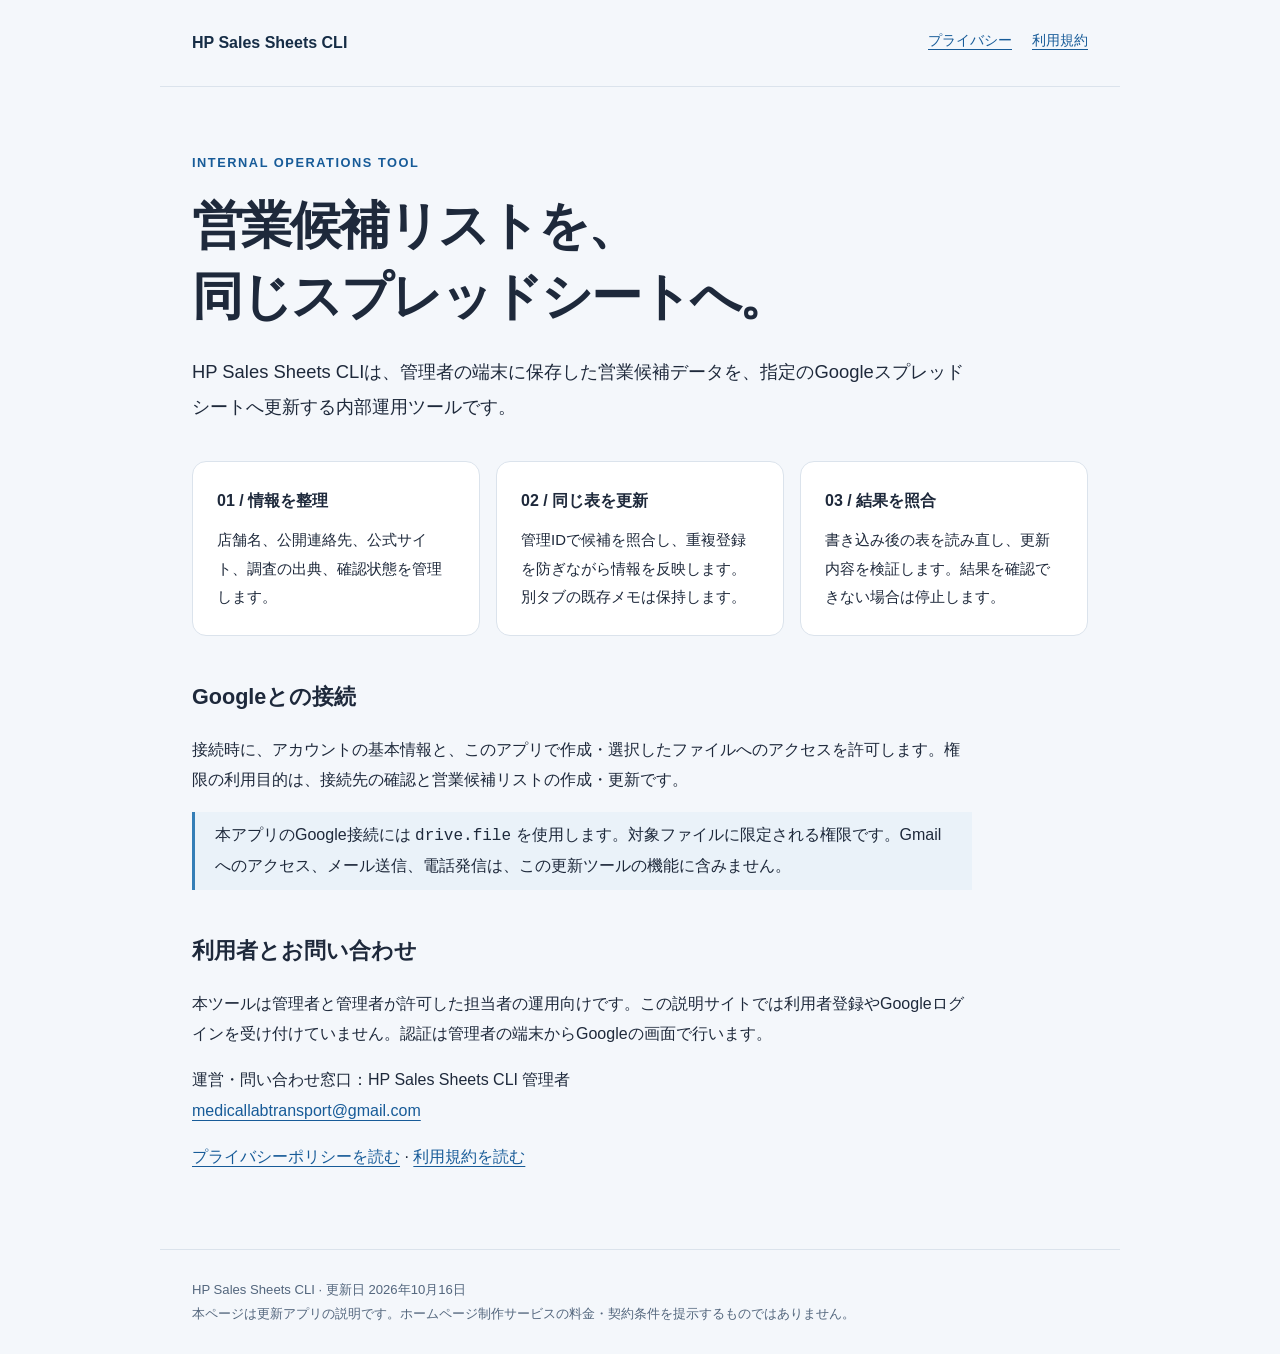
<file: index.html>
<!doctype html><html lang="ja"><head><meta charset="utf-8"><meta name="viewport" content="width=device-width,initial-scale=1"><title>HP Sales Sheets CLI｜営業候補リストの更新ツール</title><meta name="description" content="HP Sales Sheets CLIは、管理者の営業候補データを指定のGoogleスプレッドシートへ同期する内部運用ツールです。機能、Googleデータの取り扱い、利用条件をご案内します。"><link rel="stylesheet" href="style.css"></head><body>
<header><a href="index.html">HP Sales Sheets CLI</a><nav aria-label="メイン"><a href="privacy.html">プライバシー</a><a href="terms.html">利用規約</a></nav></header>
<main><div class="eyebrow">INTERNAL OPERATIONS TOOL</div><h1>営業候補リストを、<br>同じスプレッドシートへ。</h1><p class="lead">HP Sales Sheets CLIは、管理者の端末に保存した営業候補データを、指定のGoogleスプレッドシートへ更新する内部運用ツールです。</p>
<div class="cards"><section class="card"><strong>01 / 情報を整理</strong><p>店舗名、公開連絡先、公式サイト、調査の出典、確認状態を管理します。</p></section><section class="card"><strong>02 / 同じ表を更新</strong><p>管理IDで候補を照合し、重複登録を防ぎながら情報を反映します。別タブの既存メモは保持します。</p></section><section class="card"><strong>03 / 結果を照合</strong><p>書き込み後の表を読み直し、更新内容を検証します。結果を確認できない場合は停止します。</p></section></div>
<h2>Googleとの接続</h2><p>接続時に、アカウントの基本情報と、このアプリで作成・選択したファイルへのアクセスを許可します。権限の利用目的は、接続先の確認と営業候補リストの作成・更新です。</p><p class="callout">本アプリのGoogle接続には <code>drive.file</code> を使用します。対象ファイルに限定される権限です。Gmailへのアクセス、メール送信、電話発信は、この更新ツールの機能に含みません。</p>
<h2>利用者とお問い合わせ</h2><p>本ツールは管理者と管理者が許可した担当者の運用向けです。この説明サイトでは利用者登録やGoogleログインを受け付けていません。認証は管理者の端末からGoogleの画面で行います。</p><p>運営・問い合わせ窓口：HP Sales Sheets CLI 管理者<br><a href="mailto:medicallabtransport@gmail.com">medicallabtransport@gmail.com</a></p><p><a href="privacy.html">プライバシーポリシーを読む</a> · <a href="terms.html">利用規約を読む</a></p></main>
<footer>HP Sales Sheets CLI · 更新日 2026年10月16日<br>本ページは更新アプリの説明です。ホームページ制作サービスの料金・契約条件を提示するものではありません。</footer></body></html>
</file>
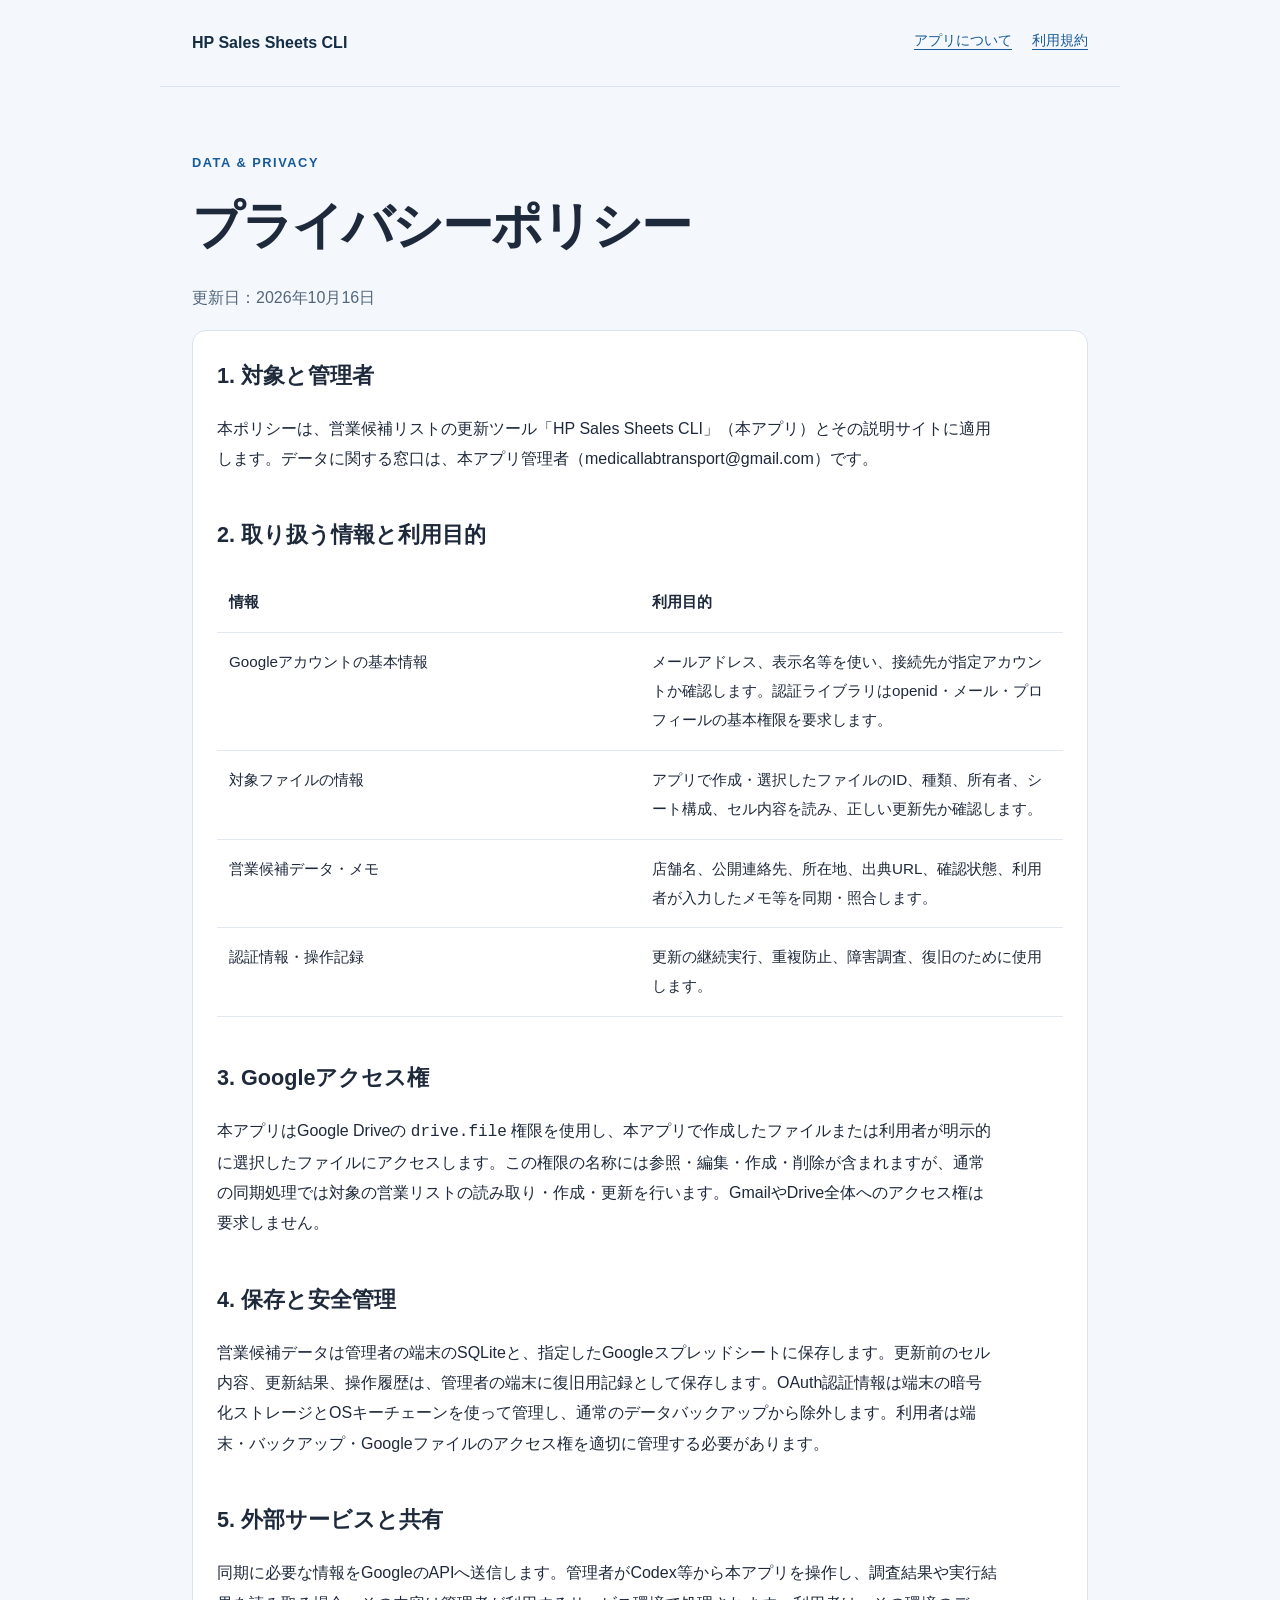
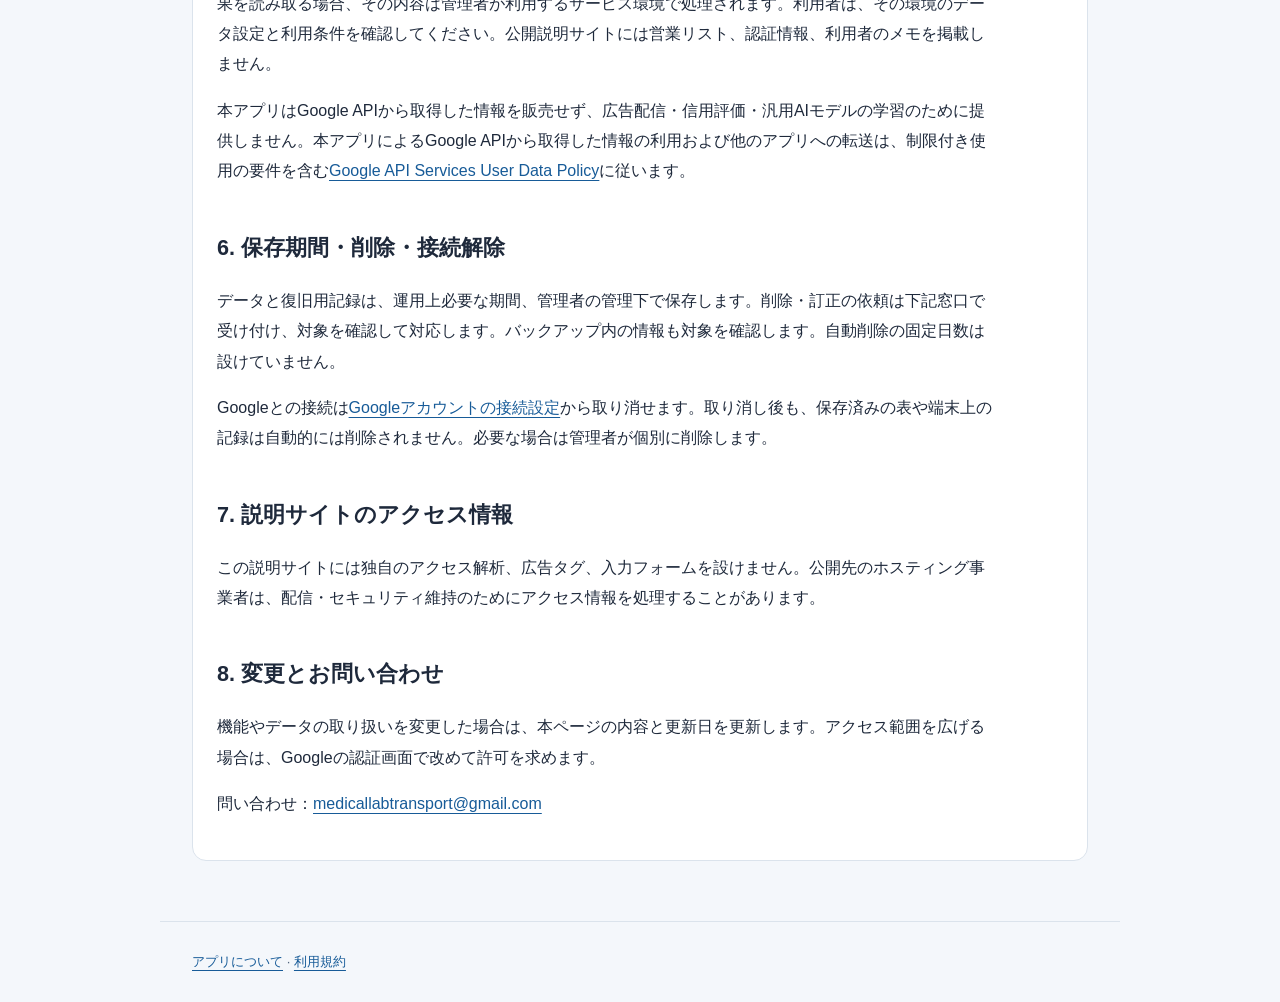
<file: privacy.html>
<!doctype html><html lang="ja"><head><meta charset="utf-8"><meta name="viewport" content="width=device-width,initial-scale=1"><title>プライバシーポリシー｜HP Sales Sheets CLI</title><link rel="stylesheet" href="style.css"></head><body><header><a href="index.html">HP Sales Sheets CLI</a><nav aria-label="メイン"><a href="index.html">アプリについて</a><a href="terms.html">利用規約</a></nav></header><main><div class="eyebrow">DATA & PRIVACY</div><h1>プライバシーポリシー</h1><p class="meta">更新日：2026年10月16日</p><article>
<h2>1. 対象と管理者</h2><p>本ポリシーは、営業候補リストの更新ツール「HP Sales Sheets CLI」（本アプリ）とその説明サイトに適用します。データに関する窓口は、本アプリ管理者（medicallabtransport@gmail.com）です。</p>
<h2>2. 取り扱う情報と利用目的</h2><table><tr><th>情報</th><th>利用目的</th></tr><tr><td>Googleアカウントの基本情報</td><td>メールアドレス、表示名等を使い、接続先が指定アカウントか確認します。認証ライブラリはopenid・メール・プロフィールの基本権限を要求します。</td></tr><tr><td>対象ファイルの情報</td><td>アプリで作成・選択したファイルのID、種類、所有者、シート構成、セル内容を読み、正しい更新先か確認します。</td></tr><tr><td>営業候補データ・メモ</td><td>店舗名、公開連絡先、所在地、出典URL、確認状態、利用者が入力したメモ等を同期・照合します。</td></tr><tr><td>認証情報・操作記録</td><td>更新の継続実行、重複防止、障害調査、復旧のために使用します。</td></tr></table>
<h2>3. Googleアクセス権</h2><p>本アプリはGoogle Driveの <code>drive.file</code> 権限を使用し、本アプリで作成したファイルまたは利用者が明示的に選択したファイルにアクセスします。この権限の名称には参照・編集・作成・削除が含まれますが、通常の同期処理では対象の営業リストの読み取り・作成・更新を行います。GmailやDrive全体へのアクセス権は要求しません。</p>
<h2>4. 保存と安全管理</h2><p>営業候補データは管理者の端末のSQLiteと、指定したGoogleスプレッドシートに保存します。更新前のセル内容、更新結果、操作履歴は、管理者の端末に復旧用記録として保存します。OAuth認証情報は端末の暗号化ストレージとOSキーチェーンを使って管理し、通常のデータバックアップから除外します。利用者は端末・バックアップ・Googleファイルのアクセス権を適切に管理する必要があります。</p>
<h2>5. 外部サービスと共有</h2><p>同期に必要な情報をGoogleのAPIへ送信します。管理者がCodex等から本アプリを操作し、調査結果や実行結果を読み取る場合、その内容は管理者が利用するサービス環境で処理されます。利用者は、その環境のデータ設定と利用条件を確認してください。公開説明サイトには営業リスト、認証情報、利用者のメモを掲載しません。</p><p>本アプリはGoogle APIから取得した情報を販売せず、広告配信・信用評価・汎用AIモデルの学習のために提供しません。本アプリによるGoogle APIから取得した情報の利用および他のアプリへの転送は、制限付き使用の要件を含む<a href="https://developers.google.com/terms/api-services-user-data-policy">Google API Services User Data Policy</a>に従います。</p>
<h2>6. 保存期間・削除・接続解除</h2><p>データと復旧用記録は、運用上必要な期間、管理者の管理下で保存します。削除・訂正の依頼は下記窓口で受け付け、対象を確認して対応します。バックアップ内の情報も対象を確認します。自動削除の固定日数は設けていません。</p><p>Googleとの接続は<a href="https://myaccount.google.com/connections">Googleアカウントの接続設定</a>から取り消せます。取り消し後も、保存済みの表や端末上の記録は自動的には削除されません。必要な場合は管理者が個別に削除します。</p>
<h2>7. 説明サイトのアクセス情報</h2><p>この説明サイトには独自のアクセス解析、広告タグ、入力フォームを設けません。公開先のホスティング事業者は、配信・セキュリティ維持のためにアクセス情報を処理することがあります。</p>
<h2>8. 変更とお問い合わせ</h2><p>機能やデータの取り扱いを変更した場合は、本ページの内容と更新日を更新します。アクセス範囲を広げる場合は、Googleの認証画面で改めて許可を求めます。</p><p>問い合わせ：<a href="mailto:medicallabtransport@gmail.com">medicallabtransport@gmail.com</a></p>
</article></main><footer><a href="index.html">アプリについて</a> · <a href="terms.html">利用規約</a></footer></body></html>
</file>
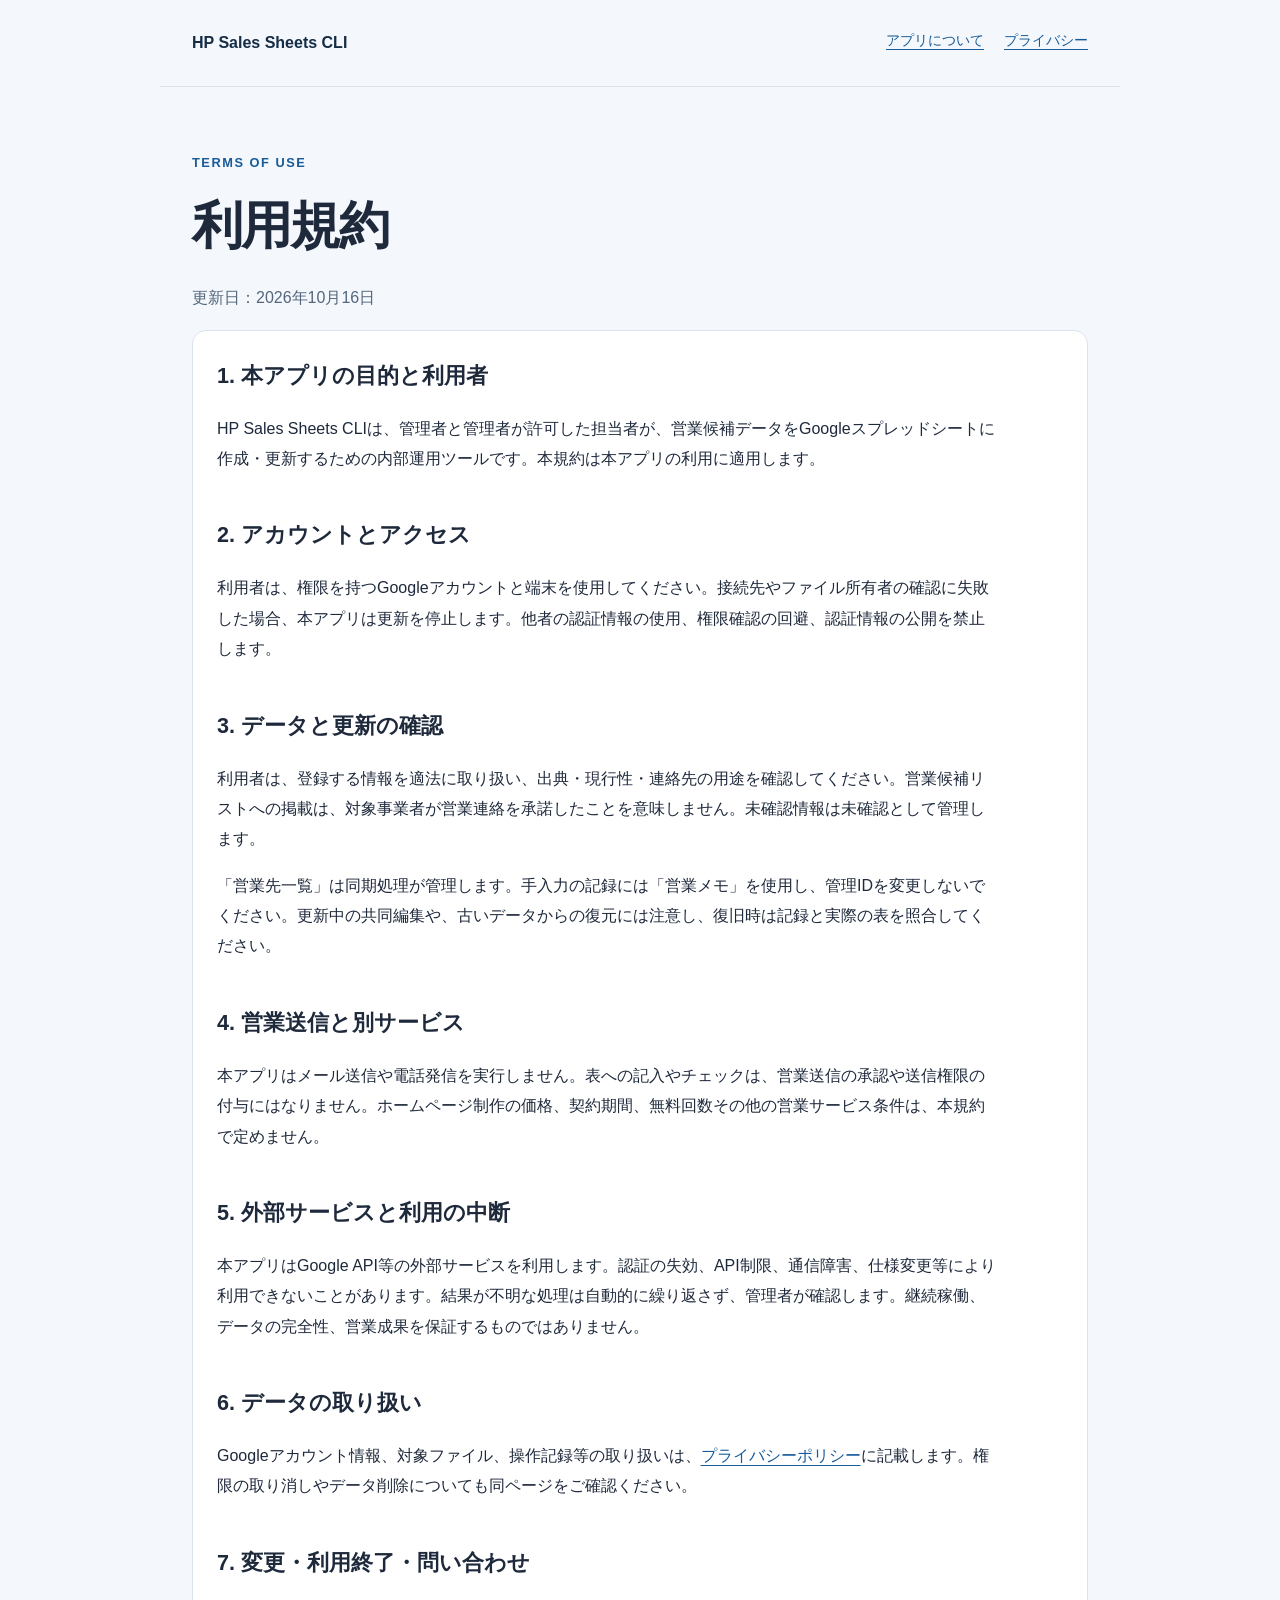
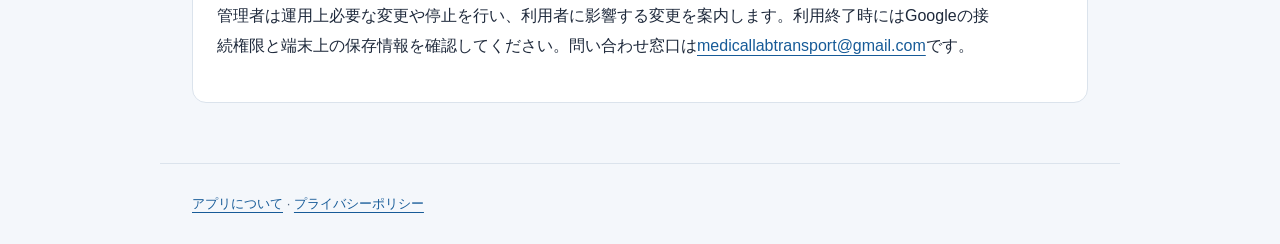
<file: terms.html>
<!doctype html><html lang="ja"><head><meta charset="utf-8"><meta name="viewport" content="width=device-width,initial-scale=1"><title>利用規約｜HP Sales Sheets CLI</title><link rel="stylesheet" href="style.css"></head><body><header><a href="index.html">HP Sales Sheets CLI</a><nav aria-label="メイン"><a href="index.html">アプリについて</a><a href="privacy.html">プライバシー</a></nav></header><main><div class="eyebrow">TERMS OF USE</div><h1>利用規約</h1><p class="meta">更新日：2026年10月16日</p><article>
<h2>1. 本アプリの目的と利用者</h2><p>HP Sales Sheets CLIは、管理者と管理者が許可した担当者が、営業候補データをGoogleスプレッドシートに作成・更新するための内部運用ツールです。本規約は本アプリの利用に適用します。</p>
<h2>2. アカウントとアクセス</h2><p>利用者は、権限を持つGoogleアカウントと端末を使用してください。接続先やファイル所有者の確認に失敗した場合、本アプリは更新を停止します。他者の認証情報の使用、権限確認の回避、認証情報の公開を禁止します。</p>
<h2>3. データと更新の確認</h2><p>利用者は、登録する情報を適法に取り扱い、出典・現行性・連絡先の用途を確認してください。営業候補リストへの掲載は、対象事業者が営業連絡を承諾したことを意味しません。未確認情報は未確認として管理します。</p><p>「営業先一覧」は同期処理が管理します。手入力の記録には「営業メモ」を使用し、管理IDを変更しないでください。更新中の共同編集や、古いデータからの復元には注意し、復旧時は記録と実際の表を照合してください。</p>
<h2>4. 営業送信と別サービス</h2><p>本アプリはメール送信や電話発信を実行しません。表への記入やチェックは、営業送信の承認や送信権限の付与にはなりません。ホームページ制作の価格、契約期間、無料回数その他の営業サービス条件は、本規約で定めません。</p>
<h2>5. 外部サービスと利用の中断</h2><p>本アプリはGoogle API等の外部サービスを利用します。認証の失効、API制限、通信障害、仕様変更等により利用できないことがあります。結果が不明な処理は自動的に繰り返さず、管理者が確認します。継続稼働、データの完全性、営業成果を保証するものではありません。</p>
<h2>6. データの取り扱い</h2><p>Googleアカウント情報、対象ファイル、操作記録等の取り扱いは、<a href="privacy.html">プライバシーポリシー</a>に記載します。権限の取り消しやデータ削除についても同ページをご確認ください。</p>
<h2>7. 変更・利用終了・問い合わせ</h2><p>管理者は運用上必要な変更や停止を行い、利用者に影響する変更を案内します。利用終了時にはGoogleの接続権限と端末上の保存情報を確認してください。問い合わせ窓口は<a href="mailto:medicallabtransport@gmail.com">medicallabtransport@gmail.com</a>です。</p>
</article></main><footer><a href="index.html">アプリについて</a> · <a href="privacy.html">プライバシーポリシー</a></footer></body></html>
</file>
<file: style.css>
:root{font-family:-apple-system,BlinkMacSystemFont,"Hiragino Kaku Gothic ProN","Yu Gothic",sans-serif;color:#1e293b;background:#f4f7fb;font-size:16px;line-height:1.9}*{box-sizing:border-box}body{margin:0}a{color:#175b98;text-underline-offset:4px}header,main,footer{max-width:960px;margin:auto;padding:28px 32px}header{display:flex;flex-wrap:wrap;justify-content:space-between;gap:18px;border-bottom:1px solid #dbe3ec}header>a{font-weight:750;text-decoration:none;color:#162d46}nav{display:flex;gap:20px;font-size:.85rem}main{padding-top:64px;padding-bottom:60px}h1{font-size:clamp(2rem,5vw,3.2rem);line-height:1.4;letter-spacing:-.04em;margin:14px 0 22px}h2{font-size:1.35rem;margin-top:40px}p{max-width:780px}small,.meta{color:#53667d}.eyebrow{font-size:.8rem;letter-spacing:.12em;font-weight:700;color:#175b98}.lead{font-size:1.15rem}.cards{display:grid;grid-template-columns:repeat(3,1fr);gap:16px;margin:36px 0}.card,article{background:white;border:1px solid #dbe3ec;border-radius:14px;padding:24px}.card strong{display:block;margin-bottom:10px}.card p{margin:0;font-size:.93rem}.callout{border-left:3px solid #347eb7;padding:8px 20px;background:#eaf2f9}table{width:100%;border-collapse:collapse;font-size:.95rem}td,th{text-align:left;vertical-align:top;border-bottom:1px solid #e2e8f0;padding:15px 12px}th{width:28%}footer{border-top:1px solid #dbe3ec;color:#53667d;font-size:.82rem}article h2:first-child{margin-top:0}@media(max-width:640px){header,main,footer{padding-left:22px;padding-right:22px}.cards{grid-template-columns:1fr}main{padding-top:38px}nav{gap:14px;flex-wrap:wrap}td,th{padding:12px 6px}h1{font-size:2rem}}
</file>
